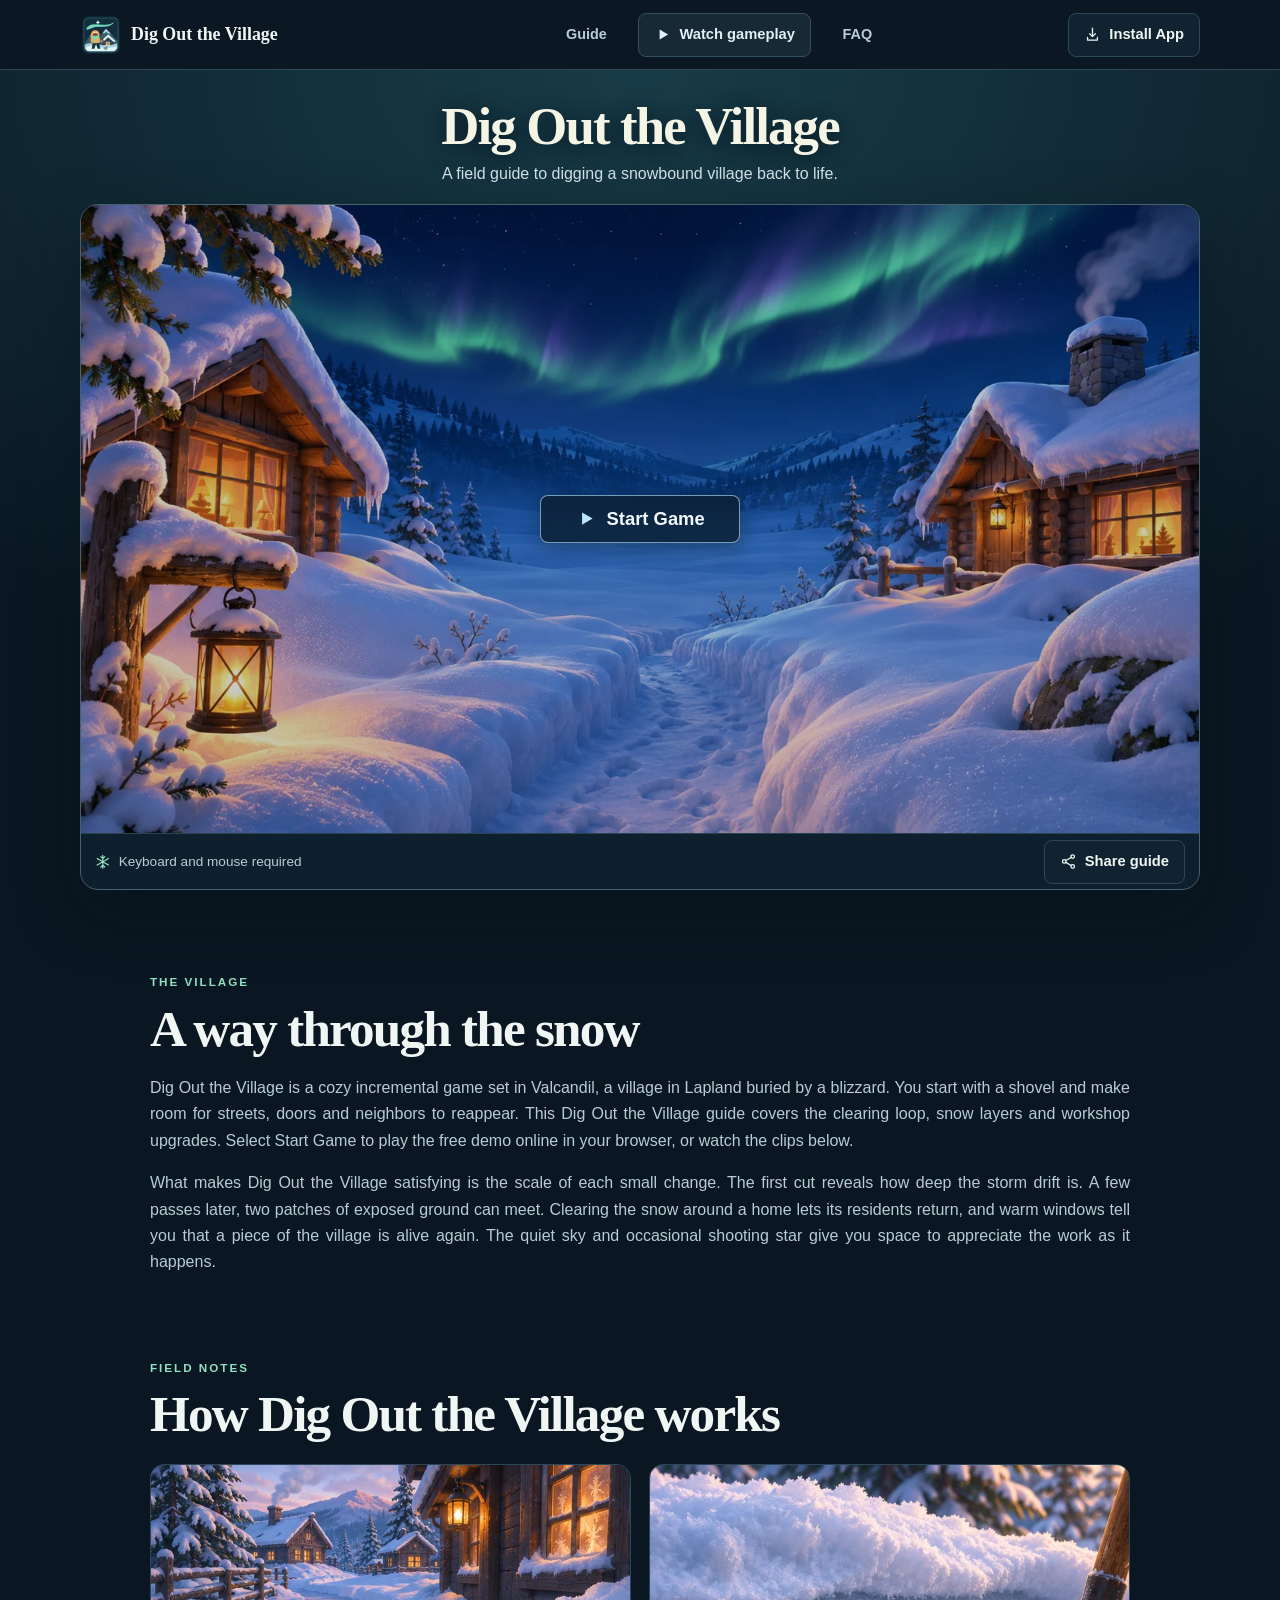
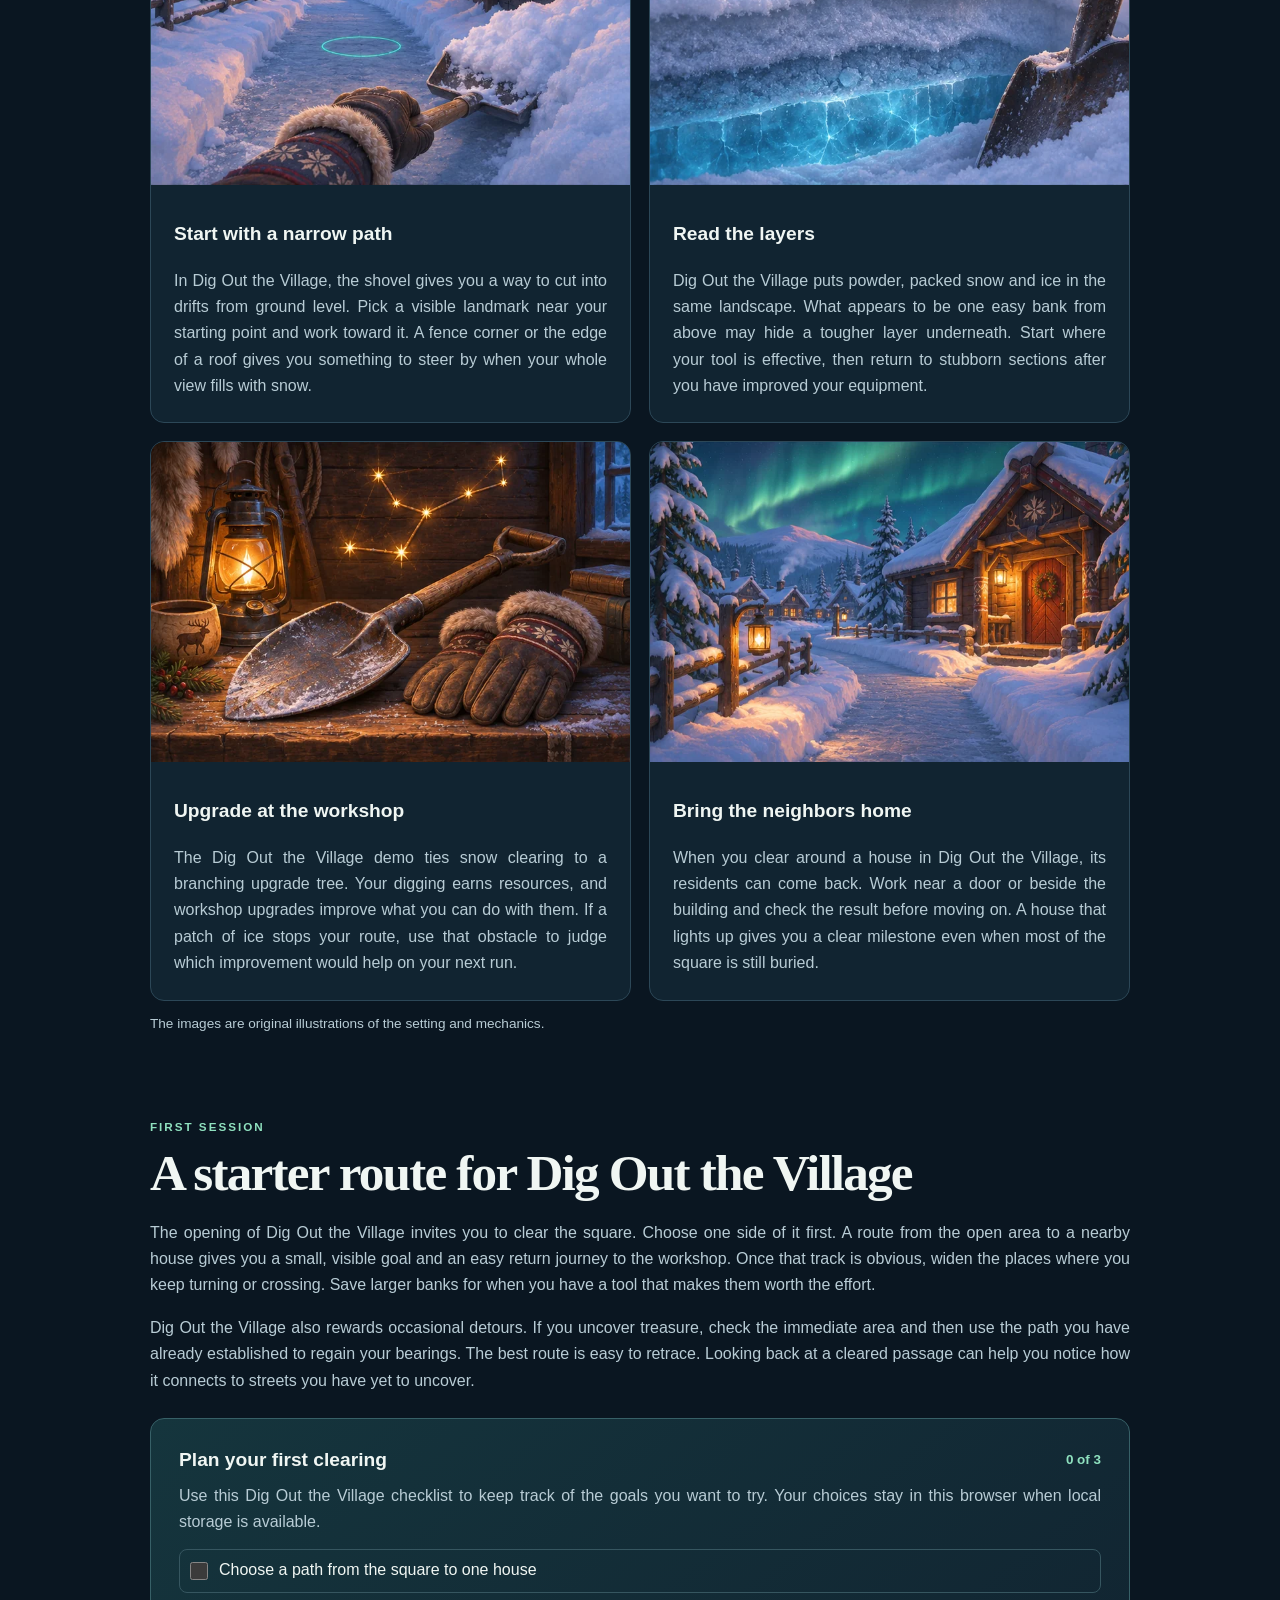
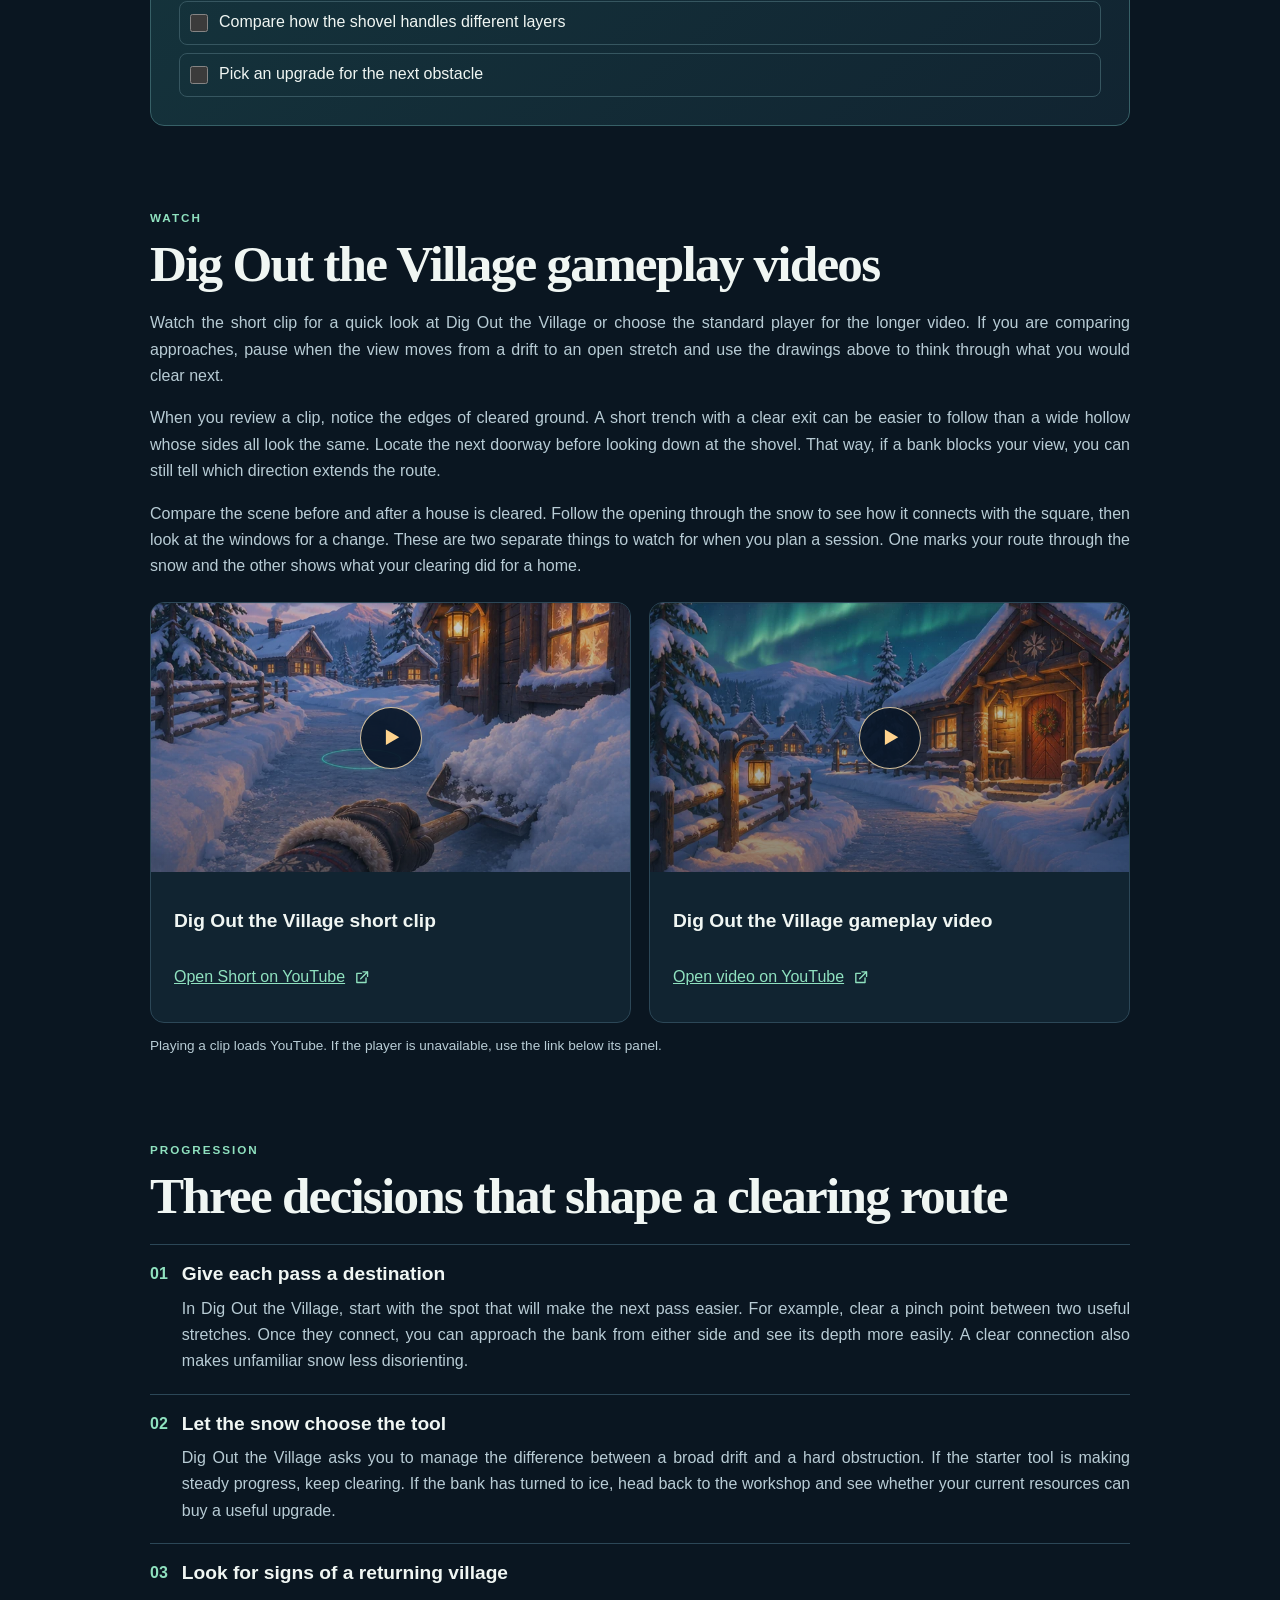
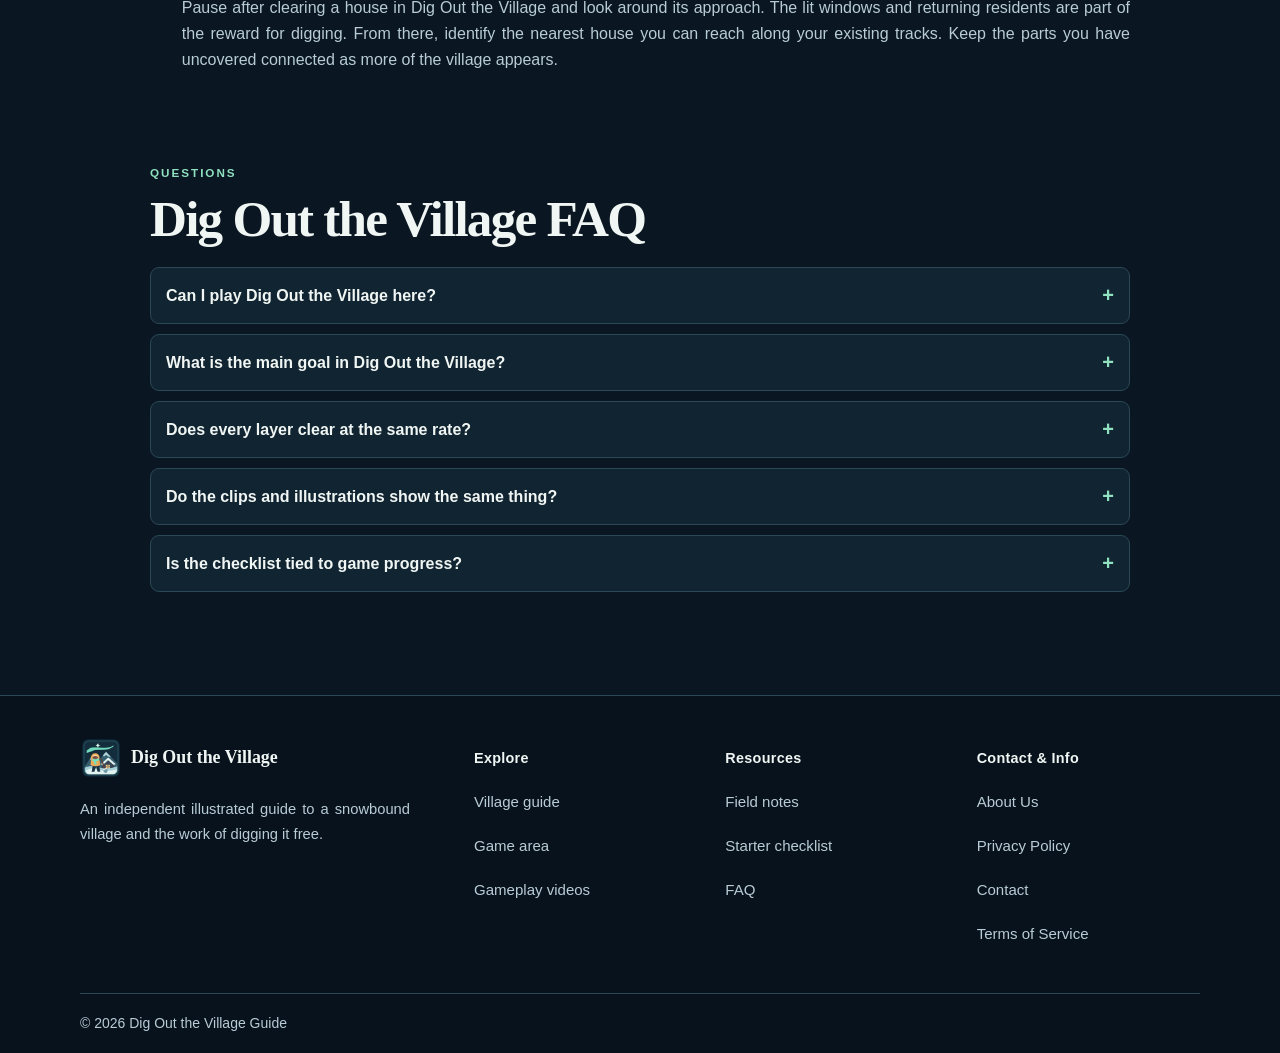
<file: index.html>
<!doctype html>
<html lang="en">
<head>
<meta charset="utf-8">
<meta name="viewport" content="width=device-width, initial-scale=1">
<meta name="theme-color" content="#0a1621">
<title>Dig Out the Village - Play the Free Demo Online</title>
<meta name="description" content="Play the free Dig Out the Village demo online. Learn how to clear snow, upgrade your tools, and bring a buried village back to life.">
<link rel="canonical" href="https://digoutthevillage.xyz/">
<meta property="og:type" content="website">
<meta property="og:title" content="Dig Out the Village - Play the Free Demo Online">
<meta property="og:description" content="Play the free Dig Out the Village demo online. Learn how to clear snow, upgrade your tools, and bring a buried village back to life.">
<meta property="og:url" content="https://digoutthevillage.xyz/">
<meta property="og:image" content="https://digoutthevillage.xyz/dig-out-the-village-village.webp">
<link rel="stylesheet" href="/site.css?v=3fb1533c48e75bce">
<link rel="icon" href="/dig-out-the-village-logo.svg" type="image/svg+xml">
<link rel="apple-touch-icon" href="/dig-out-the-village-icon-192.png">
<link rel="manifest" href="/manifest.webmanifest">
<script defer data-domain="digoutthevillage.xyz" data-api="https://data.1back.link/api/send" src="https://data.1back.link/js/app.js"></script>
<script type="module" src="/site.js?v=3e9f7cfc333b203a"></script>
</head>
<body>
<a class="button quiet skip" href="#content">Skip to content</a>
<header class="site-header"><div class="wrap header-inner">
  <a class="brand" href="/"><img src="/dig-out-the-village-logo.webp" width="42" height="42" alt=""><span>Dig Out the Village</span></a>
  <nav aria-label="Main navigation">
    <a href="/#mechanics">Guide</a>
    <a class="button watch-link" href="/#watch"><svg class="icon" aria-hidden="true" viewBox="0 0 24 24" fill="none" stroke="currentColor" stroke-width="1.8" stroke-linecap="round" stroke-linejoin="round"><path d="m8 5 12 7-12 7Z" fill="currentColor" stroke="none"/></svg> Watch gameplay</a>
    <a href="/#faq">FAQ</a>
  </nav>
  <button class="button quiet install" type="button" data-install hidden><svg class="icon" aria-hidden="true" viewBox="0 0 24 24" fill="none" stroke="currentColor" stroke-width="1.8" stroke-linecap="round" stroke-linejoin="round"><path d="M12 3v12m-4-4 4 4 4-4M5 16v4h14v-4"/></svg> Install App</button>
</div></header>
<main id="content" tabindex="-1"><section class="intro wrap" aria-labelledby="home-title">
  <h1 id="home-title">Dig Out the Village</h1>
  <p>A field guide to digging a snowbound village back to life.</p>
</section>

<section class="player wrap" id="game" aria-label="Game player">
  <div class="game-frame" data-game-slot>
    <img src="/dig-out-the-village-village.webp" width="1440" height="810" alt="Illustration of a snow trench leading between lit cabins under the northern lights" fetchpriority="high">
    <button class="button game-start" type="button" data-start-game><svg class="icon" aria-hidden="true" viewBox="0 0 24 24" fill="none" stroke="currentColor" stroke-width="1.8" stroke-linecap="round" stroke-linejoin="round"><path d="m8 5 12 7-12 7Z" fill="currentColor" stroke="none"/></svg> Start Game</button>
    <template data-game-embed>
      <iframe src="https://s.anomalouscoffeemachine3.com/game/dig-out-the-village/index.html" title="Play Dig Out the Village" referrerpolicy="strict-origin-when-cross-origin" allowfullscreen></iframe>
    </template>
  </div>
  <div class="player-bar">
    <span><svg class="icon" aria-hidden="true" viewBox="0 0 24 24" fill="none" stroke="currentColor" stroke-width="1.8" stroke-linecap="round" stroke-linejoin="round"><path d="M12 2v20M3.34 7l17.32 10M3.34 17 20.66 7M9 4l3 3 3-3M9 20l3-3 3 3"/></svg> Keyboard and mouse required</span>
    <button class="button quiet" type="button" data-share hidden><svg class="icon" aria-hidden="true" viewBox="0 0 24 24" fill="none" stroke="currentColor" stroke-width="1.8" stroke-linecap="round" stroke-linejoin="round"><circle cx="18" cy="5" r="2.5"/><circle cx="6" cy="12" r="2.5"/><circle cx="18" cy="19" r="2.5"/><path d="m8.2 10.7 7.6-4.4m-7.6 7 7.6 4.4"/></svg> Share guide</button>
  </div>
</section>

<article class="wrap editorial">
  <section class="opening" aria-labelledby="overview">
    <div class="section-tag">The village</div>
    <h2 id="overview">A way through the snow</h2>
    <p>Dig Out the Village is a cozy incremental game set in Valcandil, a village in Lapland buried by a blizzard. You start with a shovel and make room for streets, doors and neighbors to reappear. This Dig Out the Village guide covers the clearing loop, snow layers and workshop upgrades. Select Start Game to play the free demo online in your browser, or watch the clips below.</p>
    <p>What makes Dig Out the Village satisfying is the scale of each small change. The first cut reveals how deep the storm drift is. A few passes later, two patches of exposed ground can meet. Clearing the snow around a home lets its residents return, and warm windows tell you that a piece of the village is alive again. The quiet sky and occasional shooting star give you space to appreciate the work as it happens.</p>
  </section>

  <section class="chapter" aria-labelledby="mechanics">
    <div class="section-tag">Field notes</div>
    <h2 id="mechanics">How Dig Out the Village works</h2>
    <div class="scene-grid">
      <figure class="scene">
        <img src="/dig-out-the-village-digging.webp" width="720" height="480" alt="Illustrated first-person view of a shovel aimed at a snowy route between village cabins" loading="lazy">
        <figcaption><h3>Start with a narrow path</h3><p>In Dig Out the Village, the shovel gives you a way to cut into drifts from ground level. Pick a visible landmark near your starting point and work toward it. A fence corner or the edge of a roof gives you something to steer by when your whole view fills with snow.</p></figcaption>
      </figure>
      <figure class="scene">
        <img src="/dig-out-the-village-snow-layers.webp" width="720" height="480" alt="Illustrated cross-section of soft snow, compacted snow and blue ice" loading="lazy">
        <figcaption><h3>Read the layers</h3><p>Dig Out the Village puts powder, packed snow and ice in the same landscape. What appears to be one easy bank from above may hide a tougher layer underneath. Start where your tool is effective, then return to stubborn sections after you have improved your equipment.</p></figcaption>
      </figure>
      <figure class="scene">
        <img src="/dig-out-the-village-workshop.webp" width="720" height="480" alt="An illustrated workshop bench with gloves, a shovel and branching star lights" loading="lazy">
        <figcaption><h3>Upgrade at the workshop</h3><p>The Dig Out the Village demo ties snow clearing to a branching upgrade tree. Your digging earns resources, and workshop upgrades improve what you can do with them. If a patch of ice stops your route, use that obstacle to judge which improvement would help on your next run.</p></figcaption>
      </figure>
      <figure class="scene">
        <img src="/dig-out-the-village-homes.webp" width="720" height="480" alt="An illustrated path to a warmly lit cabin door after snow has been cleared" loading="lazy">
        <figcaption><h3>Bring the neighbors home</h3><p>When you clear around a house in Dig Out the Village, its residents can come back. Work near a door or beside the building and check the result before moving on. A house that lights up gives you a clear milestone even when most of the square is still buried.</p></figcaption>
      </figure>
    </div>
    <p class="caption">The images are original illustrations of the setting and mechanics.</p>
  </section>

  <section class="chapter" aria-labelledby="first-route">
    <div class="section-tag">First session</div>
    <h2 id="first-route">A starter route for Dig Out the Village</h2>
    <p>The opening of Dig Out the Village invites you to clear the square. Choose one side of it first. A route from the open area to a nearby house gives you a small, visible goal and an easy return journey to the workshop. Once that track is obvious, widen the places where you keep turning or crossing. Save larger banks for when you have a tool that makes them worth the effort.</p>
    <p>Dig Out the Village also rewards occasional detours. If you uncover treasure, check the immediate area and then use the path you have already established to regain your bearings. The best route is easy to retrace. Looking back at a cleared passage can help you notice how it connects to streets you have yet to uncover.</p>
    <div class="checklist">
      <div class="check-head"><h3>Plan your first clearing</h3><output data-progress aria-live="polite">0 of 3</output></div>
      <p>Use this Dig Out the Village checklist to keep track of the goals you want to try. Your choices stay in this browser when local storage is available.</p>
      <div class="check-items">
        <label><input type="checkbox" value="path" data-task> Choose a path from the square to one house</label>
        <label><input type="checkbox" value="layers" data-task> Compare how the shovel handles different layers</label>
        <label><input type="checkbox" value="upgrade" data-task> Pick an upgrade for the next obstacle</label>
      </div>
      <p class="caption" data-check-message hidden aria-live="polite"></p>
    </div>
  </section>

  <section class="chapter" id="watch" aria-labelledby="watch-title">
    <div class="section-tag">Watch</div>
    <h2 id="watch-title">Dig Out the Village gameplay videos</h2>
    <p>Watch the short clip for a quick look at Dig Out the Village or choose the standard player for the longer video. If you are comparing approaches, pause when the view moves from a drift to an open stretch and use the drawings above to think through what you would clear next.</p>
    <p>When you review a clip, notice the edges of cleared ground. A short trench with a clear exit can be easier to follow than a wide hollow whose sides all look the same. Locate the next doorway before looking down at the shovel. That way, if a bank blocks your view, you can still tell which direction extends the route.</p>
    <p>Compare the scene before and after a house is cleared. Follow the opening through the snow to see how it connects with the square, then look at the windows for a change. These are two separate things to watch for when you plan a session. One marks your route through the snow and the other shows what your clearing did for a home.</p>
    <div class="video-grid">
      <article class="video-card">
        <div class="video-mount" data-player="aU3YxJubWNs">
          <div class="video-poster short-poster"><button type="button" class="round-play" data-load-video hidden aria-label="Load the short clip" title="Load the short clip"><svg class="icon" aria-hidden="true" viewBox="0 0 24 24" fill="none" stroke="currentColor" stroke-width="1.8" stroke-linecap="round" stroke-linejoin="round"><path d="m8 5 12 7-12 7Z" fill="currentColor" stroke="none"/></svg></button></div>
        </div>
        <div class="video-info"><h3>Dig Out the Village short clip</h3><a href="https://www.youtube.com/shorts/aU3YxJubWNs" target="_blank" rel="noopener">Open Short on YouTube <svg class="icon" aria-hidden="true" viewBox="0 0 24 24" fill="none" stroke="currentColor" stroke-width="1.8" stroke-linecap="round" stroke-linejoin="round"><path d="M13 5h6v6m0-6-9 9m7-1v6H5V7h6"/></svg></a></div>
      </article>
      <article class="video-card">
        <div class="video-mount" data-player="NrqxE7skpDo">
          <div class="video-poster full-poster"><button type="button" class="round-play" data-load-video hidden aria-label="Load the gameplay video" title="Load the gameplay video"><svg class="icon" aria-hidden="true" viewBox="0 0 24 24" fill="none" stroke="currentColor" stroke-width="1.8" stroke-linecap="round" stroke-linejoin="round"><path d="m8 5 12 7-12 7Z" fill="currentColor" stroke="none"/></svg></button></div>
        </div>
        <div class="video-info"><h3>Dig Out the Village gameplay video</h3><a href="https://www.youtube.com/watch?v=NrqxE7skpDo" target="_blank" rel="noopener">Open video on YouTube <svg class="icon" aria-hidden="true" viewBox="0 0 24 24" fill="none" stroke="currentColor" stroke-width="1.8" stroke-linecap="round" stroke-linejoin="round"><path d="M13 5h6v6m0-6-9 9m7-1v6H5V7h6"/></svg></a></div>
      </article>
    </div>
    <p class="caption">Playing a clip loads YouTube. If the player is unavailable, use the link below its panel.</p>
  </section>

  <section class="chapter" aria-labelledby="progression">
    <div class="section-tag">Progression</div>
    <h2 id="progression">Three decisions that shape a clearing route</h2>
    <ol class="strategy">
      <li><h3>Give each pass a destination</h3><p>In Dig Out the Village, start with the spot that will make the next pass easier. For example, clear a pinch point between two useful stretches. Once they connect, you can approach the bank from either side and see its depth more easily. A clear connection also makes unfamiliar snow less disorienting.</p></li>
      <li><h3>Let the snow choose the tool</h3><p>Dig Out the Village asks you to manage the difference between a broad drift and a hard obstruction. If the starter tool is making steady progress, keep clearing. If the bank has turned to ice, head back to the workshop and see whether your current resources can buy a useful upgrade.</p></li>
      <li><h3>Look for signs of a returning village</h3><p>Pause after clearing a house in Dig Out the Village and look around its approach. The lit windows and returning residents are part of the reward for digging. From there, identify the nearest house you can reach along your existing tracks. Keep the parts you have uncovered connected as more of the village appears.</p></li>
    </ol>
  </section>

  <section class="chapter" id="faq" aria-labelledby="faq-title">
    <div class="section-tag">Questions</div>
    <h2 id="faq-title">Dig Out the Village FAQ</h2>
    <div class="faq-list">
      <details><summary>Can I play Dig Out the Village here?</summary><p>Yes. Select Start Game to play the free Dig Out the Village demo online on a computer with a keyboard and mouse. The browser demo covers the plaza and the hollow. The videos, illustrated tips and first-session checklist are below the player.</p></details>
      <details><summary>What is the main goal in Dig Out the Village?</summary><p>Clear snow from the buried streets and houses of Valcandil. As you work through Dig Out the Village, cleared homes let neighbors return. Upgrades help you move beyond the snow and ice that slowed down your first passes.</p></details>
      <details><summary>Does every layer clear at the same rate?</summary><p>Dig Out the Village distinguishes loose powder, packed snow and solid ice. Ice calls for better equipment. Keep an accessible route between your work area and the workshop so returning with a better tool is straightforward.</p></details>
      <details><summary>Do the clips and illustrations show the same thing?</summary><p>The clips are the two supplied Dig Out the Village videos. The illustrations explain ideas such as snow layers, a branching workshop upgrade path and a restored doorway. Use their captions to match each scene to the corresponding part of the guide.</p></details>
      <details><summary>Is the checklist tied to game progress?</summary><p>The Dig Out the Village checklist is a planning aid saved on this device when available. Game saves and progression belong to the game itself. You can change any selection here before or after watching the videos.</p></details>
    </div>
  </section>
</article>
</main>
<footer class="site-footer">
    <div class="wrap">
      <div class="footer-main">
        <div><a class="brand" href="/"><img src="/dig-out-the-village-logo.webp" width="42" height="42" alt=""><span>Dig Out the Village</span></a><p>An independent illustrated guide to a snowbound village and the work of digging it free.</p></div>
        <div class="footer-links">
          <section><h2>Explore</h2><a href="/">Village guide</a><a href="/#game">Game area</a><a href="/#watch">Gameplay videos</a></section>
          <section><h2>Resources</h2><a href="/#mechanics">Field notes</a><a href="/#first-route">Starter checklist</a><a href="/#faq">FAQ</a></section>
          <section><h2>Contact &amp; Info</h2><a href="/about/">About Us</a><a href="/privacy/">Privacy Policy</a><a href="/contact/">Contact</a><a href="/terms/">Terms of Service</a></section>
        </div>
      </div>
      <p class="copyright">© 2026 Dig Out the Village Guide</p>
    </div>
  </footer>
<dialog id="site-dialog" aria-labelledby="dialog-title">
  <div class="dialog-head"><h2 id="dialog-title">Install App</h2><form method="dialog"><button class="icon-button" aria-label="Close" title="Close"><svg class="icon" aria-hidden="true" viewBox="0 0 24 24" fill="none" stroke="currentColor" stroke-width="1.8" stroke-linecap="round" stroke-linejoin="round"><path d="m6 6 12 12M18 6 6 18"/></svg></button></form></div>
  <p data-dialog-text></p>
  <div class="dialog-actions">
    <button class="button primary" type="button" data-native-install hidden>Install</button>
    <button class="button quiet" type="button" data-copy>Copy site link</button>
  </div>
  <label data-copy-field hidden>Guide link<input type="url" readonly></label>
  <p class="caption" role="status"></p>
</dialog>
</body>
</html>
</file>
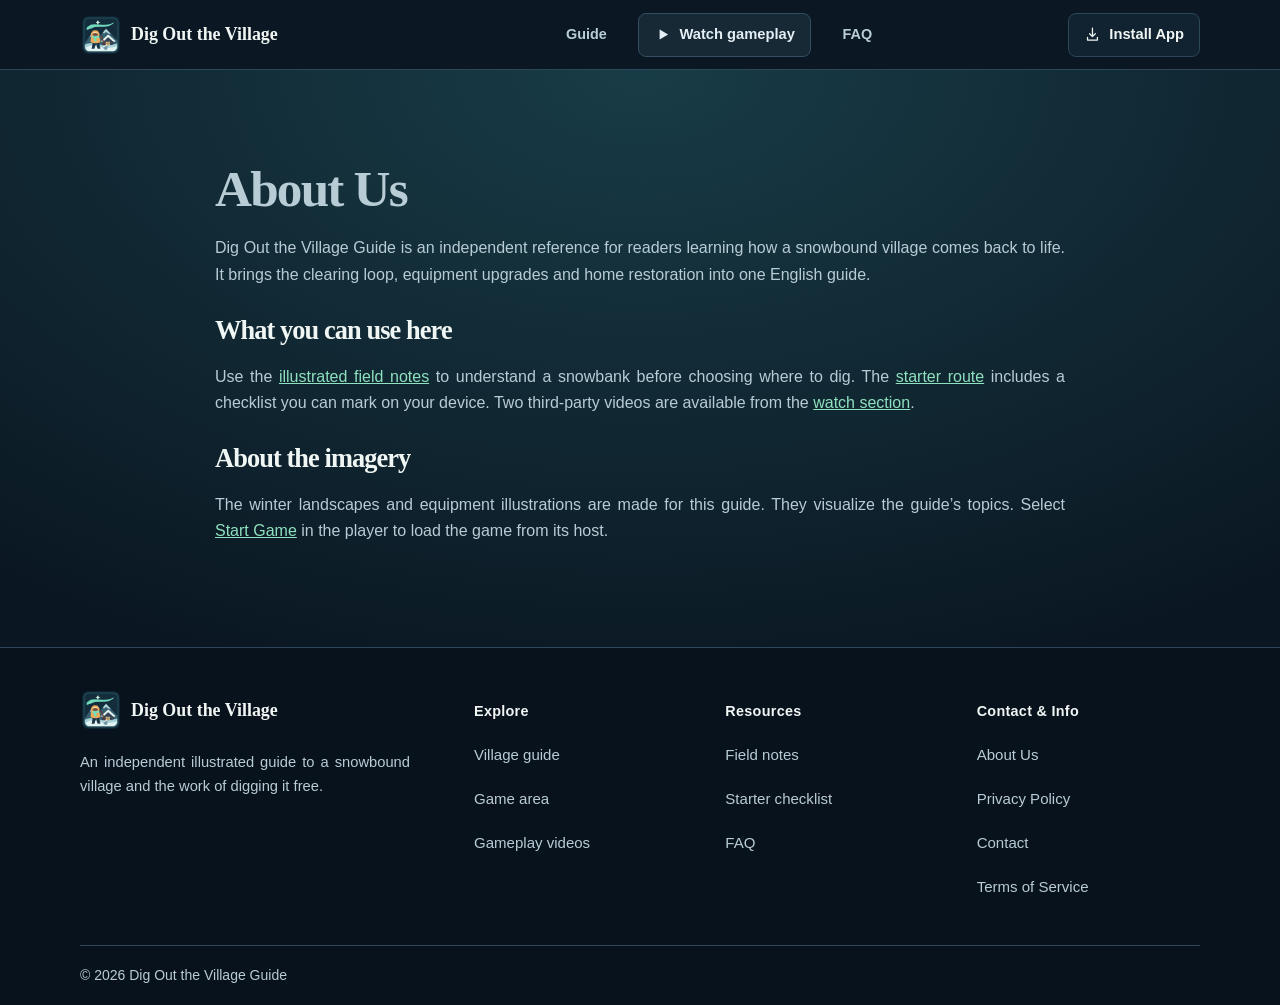
<file: about/index.html>
<!doctype html>
<html lang="en">
<head>
<meta charset="utf-8">
<meta name="viewport" content="width=device-width, initial-scale=1">
<meta name="theme-color" content="#0a1621">
<title>About Us | Dig Out the Village Guide</title>
<meta name="description" content="Learn how this independent village guide presents snow-clearing mechanics, illustrated tips, videos, and the browser game player.">
<link rel="canonical" href="https://digoutthevillage.xyz/about/">
<meta property="og:type" content="website">
<meta property="og:title" content="About Us | Dig Out the Village Guide">
<meta property="og:description" content="Learn how this independent village guide presents snow-clearing mechanics, illustrated tips, videos, and the browser game player.">
<meta property="og:url" content="https://digoutthevillage.xyz/about/">
<meta property="og:image" content="https://digoutthevillage.xyz/dig-out-the-village-village.webp">
<link rel="stylesheet" href="/site.css?v=3fb1533c48e75bce">
<link rel="icon" href="/dig-out-the-village-logo.svg" type="image/svg+xml">
<link rel="apple-touch-icon" href="/dig-out-the-village-icon-192.png">
<link rel="manifest" href="/manifest.webmanifest">
<script defer data-domain="digoutthevillage.xyz" data-api="https://data.1back.link/api/send" src="https://data.1back.link/js/app.js"></script>
<script type="module" src="/site.js?v=3e9f7cfc333b203a"></script>
</head>
<body>
<a class="button quiet skip" href="#content">Skip to content</a>
<header class="site-header"><div class="wrap header-inner">
  <a class="brand" href="/"><img src="/dig-out-the-village-logo.webp" width="42" height="42" alt=""><span>Dig Out the Village</span></a>
  <nav aria-label="Main navigation">
    <a href="/#mechanics">Guide</a>
    <a class="button watch-link" href="/#watch"><svg class="icon" aria-hidden="true" viewBox="0 0 24 24" fill="none" stroke="currentColor" stroke-width="1.8" stroke-linecap="round" stroke-linejoin="round"><path d="m8 5 12 7-12 7Z" fill="currentColor" stroke="none"/></svg> Watch gameplay</a>
    <a href="/#faq">FAQ</a>
  </nav>
  <button class="button quiet install" type="button" data-install hidden><svg class="icon" aria-hidden="true" viewBox="0 0 24 24" fill="none" stroke="currentColor" stroke-width="1.8" stroke-linecap="round" stroke-linejoin="round"><path d="M12 3v12m-4-4 4 4 4-4M5 16v4h14v-4"/></svg> Install App</button>
</div></header>
<main id="content" tabindex="-1"><article class="wrap editorial prose"><h1>About Us</h1>
      <p>Dig Out the Village Guide is an independent reference for readers learning how a snowbound village comes back to life. It brings the clearing loop, equipment upgrades and home restoration into one English guide.</p>
      <h2>What you can use here</h2>
      <p>Use the <a href="/#mechanics">illustrated field notes</a> to understand a snowbank before choosing where to dig. The <a href="/#first-route">starter route</a> includes a checklist you can mark on your device. Two third-party videos are available from the <a href="/#watch">watch section</a>.</p>
      <h2>About the imagery</h2>
      <p>The winter landscapes and equipment illustrations are made for this guide. They visualize the guide’s topics. Select <a href="/#game">Start Game</a> in the player to load the game from its host.</p></article></main>
<footer class="site-footer">
    <div class="wrap">
      <div class="footer-main">
        <div><a class="brand" href="/"><img src="/dig-out-the-village-logo.webp" width="42" height="42" alt=""><span>Dig Out the Village</span></a><p>An independent illustrated guide to a snowbound village and the work of digging it free.</p></div>
        <div class="footer-links">
          <section><h2>Explore</h2><a href="/">Village guide</a><a href="/#game">Game area</a><a href="/#watch">Gameplay videos</a></section>
          <section><h2>Resources</h2><a href="/#mechanics">Field notes</a><a href="/#first-route">Starter checklist</a><a href="/#faq">FAQ</a></section>
          <section><h2>Contact &amp; Info</h2><a href="/about/">About Us</a><a href="/privacy/">Privacy Policy</a><a href="/contact/">Contact</a><a href="/terms/">Terms of Service</a></section>
        </div>
      </div>
      <p class="copyright">© 2026 Dig Out the Village Guide</p>
    </div>
  </footer>
<dialog id="site-dialog" aria-labelledby="dialog-title">
  <div class="dialog-head"><h2 id="dialog-title">Install App</h2><form method="dialog"><button class="icon-button" aria-label="Close" title="Close"><svg class="icon" aria-hidden="true" viewBox="0 0 24 24" fill="none" stroke="currentColor" stroke-width="1.8" stroke-linecap="round" stroke-linejoin="round"><path d="m6 6 12 12M18 6 6 18"/></svg></button></form></div>
  <p data-dialog-text></p>
  <div class="dialog-actions">
    <button class="button primary" type="button" data-native-install hidden>Install</button>
    <button class="button quiet" type="button" data-copy>Copy site link</button>
  </div>
  <label data-copy-field hidden>Guide link<input type="url" readonly></label>
  <p class="caption" role="status"></p>
</dialog>
</body>
</html>
</file>
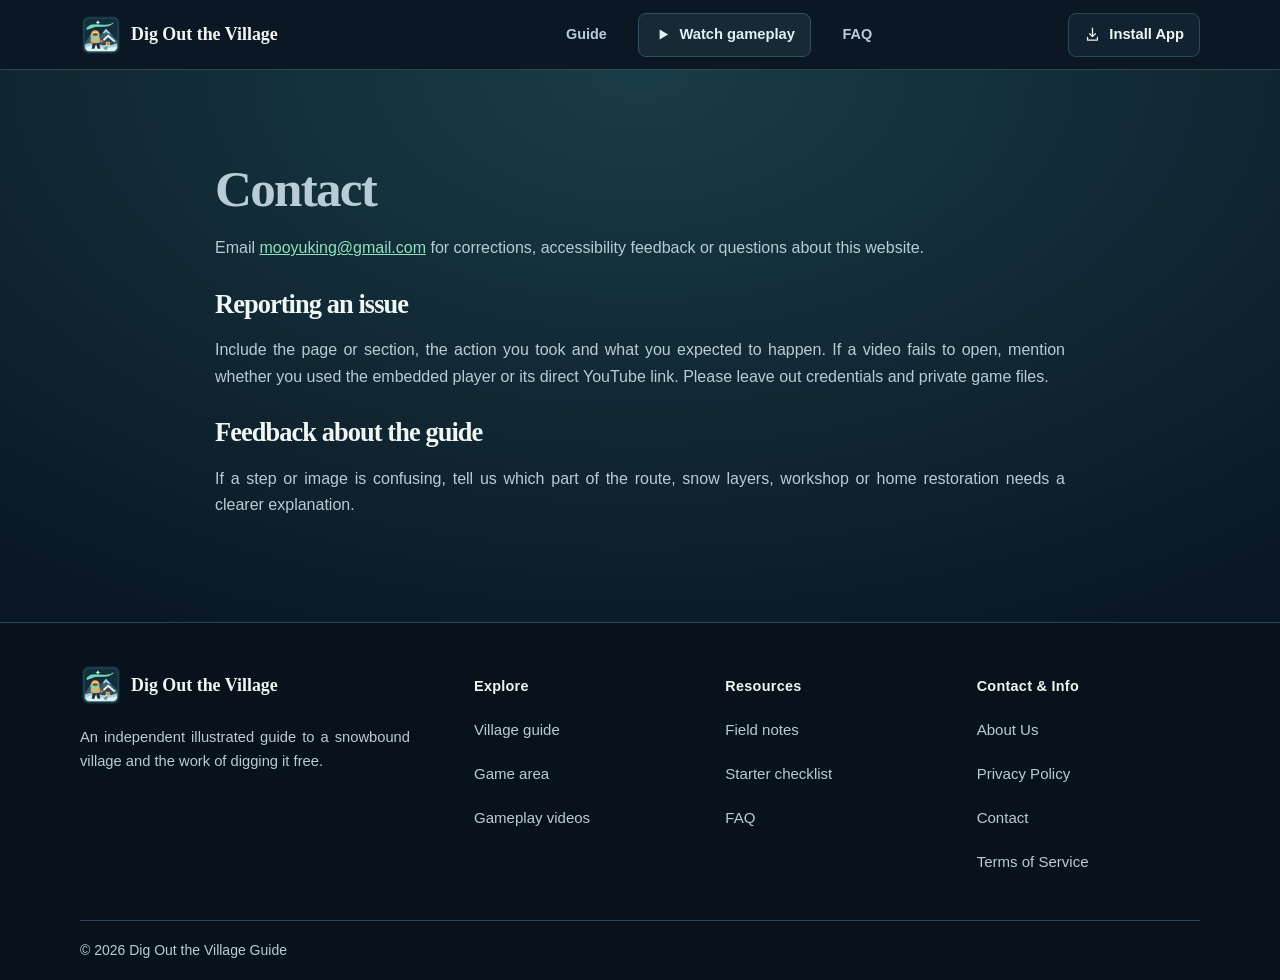
<file: contact/index.html>
<!doctype html>
<html lang="en">
<head>
<meta charset="utf-8">
<meta name="viewport" content="width=device-width, initial-scale=1">
<meta name="theme-color" content="#0a1621">
<title>Contact | Dig Out the Village Guide</title>
<meta name="description" content="Send a correction, report a broken guide or video link, or share accessibility feedback about the Dig Out the Village Guide.">
<link rel="canonical" href="https://digoutthevillage.xyz/contact/">
<meta property="og:type" content="website">
<meta property="og:title" content="Contact | Dig Out the Village Guide">
<meta property="og:description" content="Send a correction, report a broken guide or video link, or share accessibility feedback about the Dig Out the Village Guide.">
<meta property="og:url" content="https://digoutthevillage.xyz/contact/">
<meta property="og:image" content="https://digoutthevillage.xyz/dig-out-the-village-village.webp">
<link rel="stylesheet" href="/site.css?v=3fb1533c48e75bce">
<link rel="icon" href="/dig-out-the-village-logo.svg" type="image/svg+xml">
<link rel="apple-touch-icon" href="/dig-out-the-village-icon-192.png">
<link rel="manifest" href="/manifest.webmanifest">
<script defer data-domain="digoutthevillage.xyz" data-api="https://data.1back.link/api/send" src="https://data.1back.link/js/app.js"></script>
<script type="module" src="/site.js?v=3e9f7cfc333b203a"></script>
</head>
<body>
<a class="button quiet skip" href="#content">Skip to content</a>
<header class="site-header"><div class="wrap header-inner">
  <a class="brand" href="/"><img src="/dig-out-the-village-logo.webp" width="42" height="42" alt=""><span>Dig Out the Village</span></a>
  <nav aria-label="Main navigation">
    <a href="/#mechanics">Guide</a>
    <a class="button watch-link" href="/#watch"><svg class="icon" aria-hidden="true" viewBox="0 0 24 24" fill="none" stroke="currentColor" stroke-width="1.8" stroke-linecap="round" stroke-linejoin="round"><path d="m8 5 12 7-12 7Z" fill="currentColor" stroke="none"/></svg> Watch gameplay</a>
    <a href="/#faq">FAQ</a>
  </nav>
  <button class="button quiet install" type="button" data-install hidden><svg class="icon" aria-hidden="true" viewBox="0 0 24 24" fill="none" stroke="currentColor" stroke-width="1.8" stroke-linecap="round" stroke-linejoin="round"><path d="M12 3v12m-4-4 4 4 4-4M5 16v4h14v-4"/></svg> Install App</button>
</div></header>
<main id="content" tabindex="-1"><article class="wrap editorial prose"><h1>Contact</h1>
      <p>Email <a href="mailto:mooyuking@gmail.com">mooyuking@gmail.com</a> for corrections, accessibility feedback or questions about this website.</p>
      <h2>Reporting an issue</h2>
      <p>Include the page or section, the action you took and what you expected to happen. If a video fails to open, mention whether you used the embedded player or its direct YouTube link. Please leave out credentials and private game files.</p>
      <h2>Feedback about the guide</h2>
      <p>If a step or image is confusing, tell us which part of the route, snow layers, workshop or home restoration needs a clearer explanation.</p></article></main>
<footer class="site-footer">
    <div class="wrap">
      <div class="footer-main">
        <div><a class="brand" href="/"><img src="/dig-out-the-village-logo.webp" width="42" height="42" alt=""><span>Dig Out the Village</span></a><p>An independent illustrated guide to a snowbound village and the work of digging it free.</p></div>
        <div class="footer-links">
          <section><h2>Explore</h2><a href="/">Village guide</a><a href="/#game">Game area</a><a href="/#watch">Gameplay videos</a></section>
          <section><h2>Resources</h2><a href="/#mechanics">Field notes</a><a href="/#first-route">Starter checklist</a><a href="/#faq">FAQ</a></section>
          <section><h2>Contact &amp; Info</h2><a href="/about/">About Us</a><a href="/privacy/">Privacy Policy</a><a href="/contact/">Contact</a><a href="/terms/">Terms of Service</a></section>
        </div>
      </div>
      <p class="copyright">© 2026 Dig Out the Village Guide</p>
    </div>
  </footer>
<dialog id="site-dialog" aria-labelledby="dialog-title">
  <div class="dialog-head"><h2 id="dialog-title">Install App</h2><form method="dialog"><button class="icon-button" aria-label="Close" title="Close"><svg class="icon" aria-hidden="true" viewBox="0 0 24 24" fill="none" stroke="currentColor" stroke-width="1.8" stroke-linecap="round" stroke-linejoin="round"><path d="m6 6 12 12M18 6 6 18"/></svg></button></form></div>
  <p data-dialog-text></p>
  <div class="dialog-actions">
    <button class="button primary" type="button" data-native-install hidden>Install</button>
    <button class="button quiet" type="button" data-copy>Copy site link</button>
  </div>
  <label data-copy-field hidden>Guide link<input type="url" readonly></label>
  <p class="caption" role="status"></p>
</dialog>
</body>
</html>
</file>
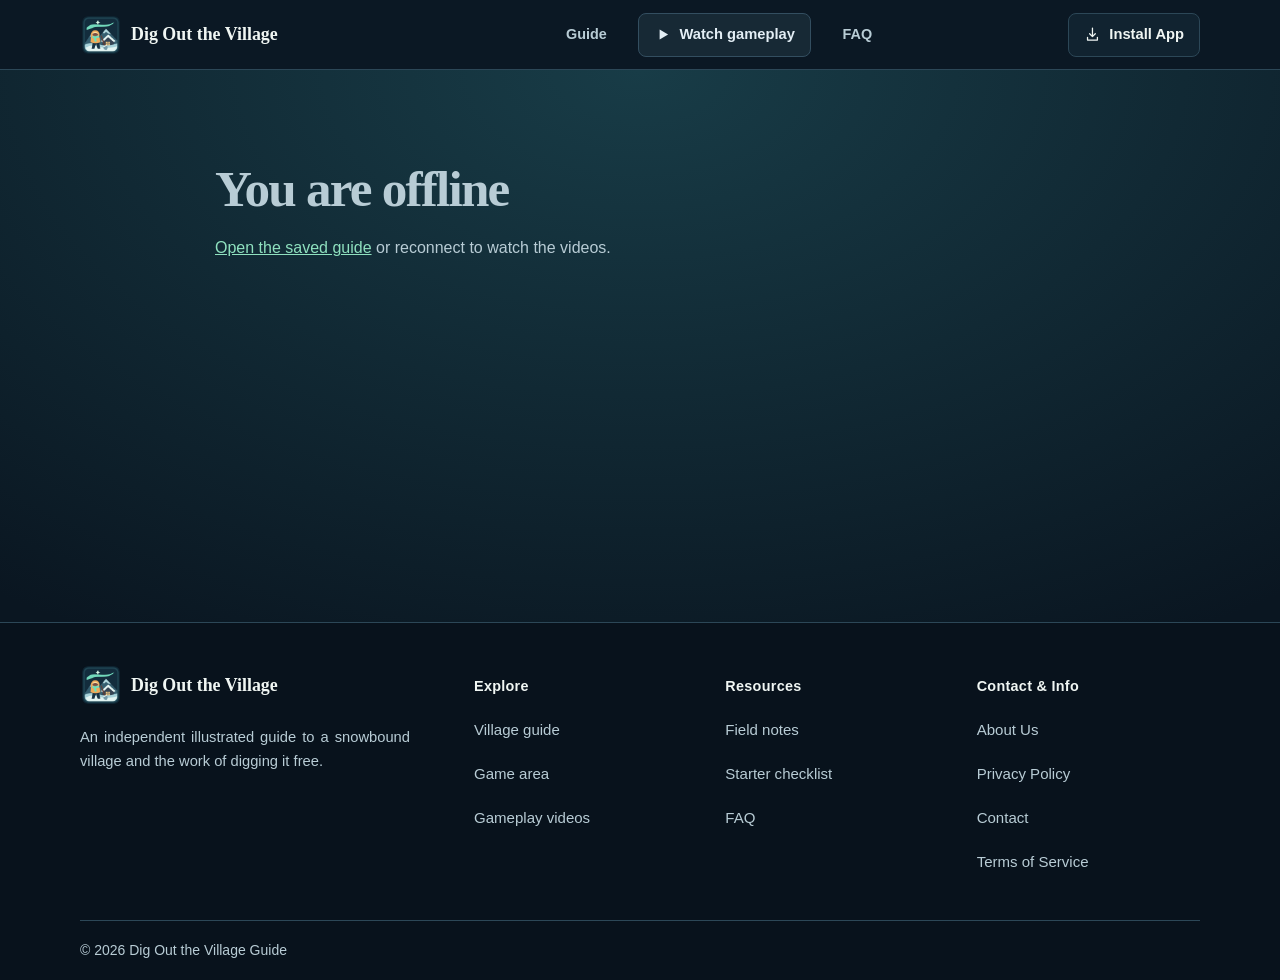
<file: offline/index.html>
<!doctype html>
<html lang="en">
<head>
<meta charset="utf-8">
<meta name="viewport" content="width=device-width, initial-scale=1">
<meta name="theme-color" content="#0a1621">
<title>Offline | Dig Out the Village Guide</title>
<meta name="description" content="Open the saved village guide or retry when connected.">
<meta name="robots" content="noindex">
<link rel="stylesheet" href="/site.css?v=3fb1533c48e75bce">
<link rel="icon" href="/dig-out-the-village-logo.svg" type="image/svg+xml">
<link rel="apple-touch-icon" href="/dig-out-the-village-icon-192.png">
<link rel="manifest" href="/manifest.webmanifest">

<script type="module" src="/site.js?v=3e9f7cfc333b203a"></script>
</head>
<body>
<a class="button quiet skip" href="#content">Skip to content</a>
<header class="site-header"><div class="wrap header-inner">
  <a class="brand" href="/"><img src="/dig-out-the-village-logo.webp" width="42" height="42" alt=""><span>Dig Out the Village</span></a>
  <nav aria-label="Main navigation">
    <a href="/#mechanics">Guide</a>
    <a class="button watch-link" href="/#watch"><svg class="icon" aria-hidden="true" viewBox="0 0 24 24" fill="none" stroke="currentColor" stroke-width="1.8" stroke-linecap="round" stroke-linejoin="round"><path d="m8 5 12 7-12 7Z" fill="currentColor" stroke="none"/></svg> Watch gameplay</a>
    <a href="/#faq">FAQ</a>
  </nav>
  <button class="button quiet install" type="button" data-install hidden><svg class="icon" aria-hidden="true" viewBox="0 0 24 24" fill="none" stroke="currentColor" stroke-width="1.8" stroke-linecap="round" stroke-linejoin="round"><path d="M12 3v12m-4-4 4 4 4-4M5 16v4h14v-4"/></svg> Install App</button>
</div></header>
<main id="content" tabindex="-1"><article class="wrap editorial prose"><h1>You are offline</h1><p><a href="/">Open the saved guide</a> or reconnect to watch the videos.</p></article></main>
<footer class="site-footer">
    <div class="wrap">
      <div class="footer-main">
        <div><a class="brand" href="/"><img src="/dig-out-the-village-logo.webp" width="42" height="42" alt=""><span>Dig Out the Village</span></a><p>An independent illustrated guide to a snowbound village and the work of digging it free.</p></div>
        <div class="footer-links">
          <section><h2>Explore</h2><a href="/">Village guide</a><a href="/#game">Game area</a><a href="/#watch">Gameplay videos</a></section>
          <section><h2>Resources</h2><a href="/#mechanics">Field notes</a><a href="/#first-route">Starter checklist</a><a href="/#faq">FAQ</a></section>
          <section><h2>Contact &amp; Info</h2><a href="/about/">About Us</a><a href="/privacy/">Privacy Policy</a><a href="/contact/">Contact</a><a href="/terms/">Terms of Service</a></section>
        </div>
      </div>
      <p class="copyright">© 2026 Dig Out the Village Guide</p>
    </div>
  </footer>
<dialog id="site-dialog" aria-labelledby="dialog-title">
  <div class="dialog-head"><h2 id="dialog-title">Install App</h2><form method="dialog"><button class="icon-button" aria-label="Close" title="Close"><svg class="icon" aria-hidden="true" viewBox="0 0 24 24" fill="none" stroke="currentColor" stroke-width="1.8" stroke-linecap="round" stroke-linejoin="round"><path d="m6 6 12 12M18 6 6 18"/></svg></button></form></div>
  <p data-dialog-text></p>
  <div class="dialog-actions">
    <button class="button primary" type="button" data-native-install hidden>Install</button>
    <button class="button quiet" type="button" data-copy>Copy site link</button>
  </div>
  <label data-copy-field hidden>Guide link<input type="url" readonly></label>
  <p class="caption" role="status"></p>
</dialog>
</body>
</html>
</file>
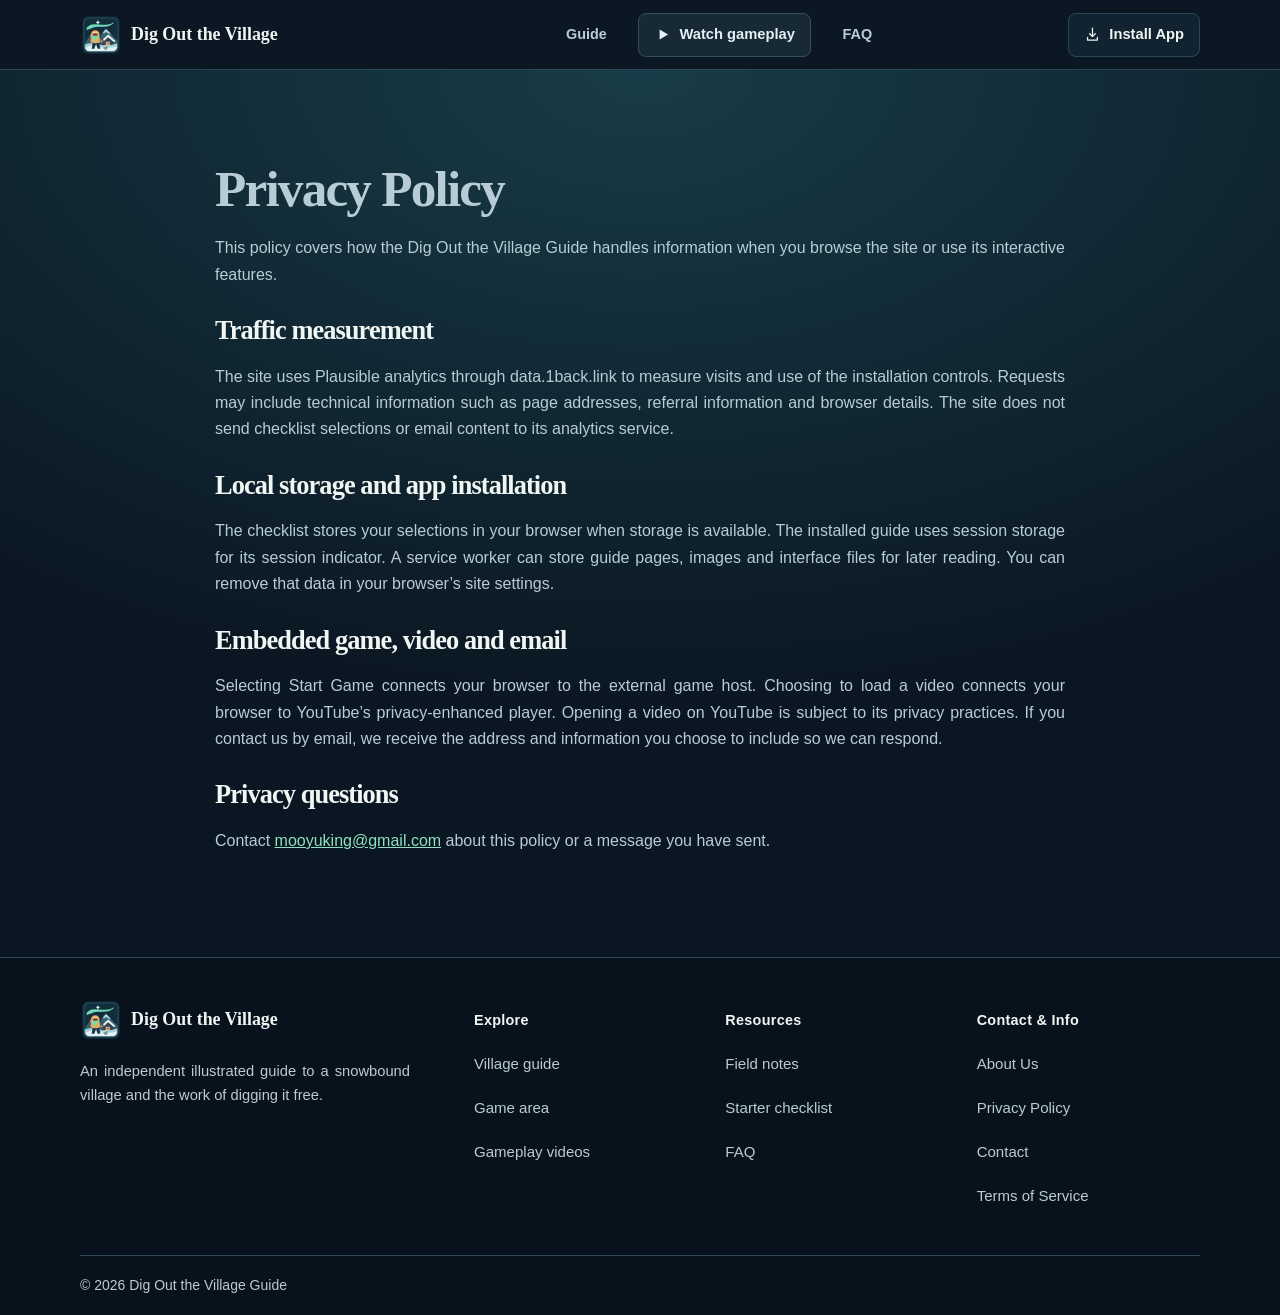
<file: privacy/index.html>
<!doctype html>
<html lang="en">
<head>
<meta charset="utf-8">
<meta name="viewport" content="width=device-width, initial-scale=1">
<meta name="theme-color" content="#0a1621">
<title>Privacy Policy | Dig Out the Village Guide</title>
<meta name="description" content="How this village guide uses Plausible analytics, YouTube videos, local checklist storage, and an optional site installation.">
<link rel="canonical" href="https://digoutthevillage.xyz/privacy/">
<meta property="og:type" content="website">
<meta property="og:title" content="Privacy Policy | Dig Out the Village Guide">
<meta property="og:description" content="How this village guide uses Plausible analytics, YouTube videos, local checklist storage, and an optional site installation.">
<meta property="og:url" content="https://digoutthevillage.xyz/privacy/">
<meta property="og:image" content="https://digoutthevillage.xyz/dig-out-the-village-village.webp">
<link rel="stylesheet" href="/site.css?v=3fb1533c48e75bce">
<link rel="icon" href="/dig-out-the-village-logo.svg" type="image/svg+xml">
<link rel="apple-touch-icon" href="/dig-out-the-village-icon-192.png">
<link rel="manifest" href="/manifest.webmanifest">
<script defer data-domain="digoutthevillage.xyz" data-api="https://data.1back.link/api/send" src="https://data.1back.link/js/app.js"></script>
<script type="module" src="/site.js?v=3e9f7cfc333b203a"></script>
</head>
<body>
<a class="button quiet skip" href="#content">Skip to content</a>
<header class="site-header"><div class="wrap header-inner">
  <a class="brand" href="/"><img src="/dig-out-the-village-logo.webp" width="42" height="42" alt=""><span>Dig Out the Village</span></a>
  <nav aria-label="Main navigation">
    <a href="/#mechanics">Guide</a>
    <a class="button watch-link" href="/#watch"><svg class="icon" aria-hidden="true" viewBox="0 0 24 24" fill="none" stroke="currentColor" stroke-width="1.8" stroke-linecap="round" stroke-linejoin="round"><path d="m8 5 12 7-12 7Z" fill="currentColor" stroke="none"/></svg> Watch gameplay</a>
    <a href="/#faq">FAQ</a>
  </nav>
  <button class="button quiet install" type="button" data-install hidden><svg class="icon" aria-hidden="true" viewBox="0 0 24 24" fill="none" stroke="currentColor" stroke-width="1.8" stroke-linecap="round" stroke-linejoin="round"><path d="M12 3v12m-4-4 4 4 4-4M5 16v4h14v-4"/></svg> Install App</button>
</div></header>
<main id="content" tabindex="-1"><article class="wrap editorial prose"><h1>Privacy Policy</h1>
      <p>This policy covers how the Dig Out the Village Guide handles information when you browse the site or use its interactive features.</p>
      <h2>Traffic measurement</h2>
      <p>The site uses Plausible analytics through data.1back.link to measure visits and use of the installation controls. Requests may include technical information such as page addresses, referral information and browser details. The site does not send checklist selections or email content to its analytics service.</p>
      <h2>Local storage and app installation</h2>
      <p>The checklist stores your selections in your browser when storage is available. The installed guide uses session storage for its session indicator. A service worker can store guide pages, images and interface files for later reading. You can remove that data in your browser’s site settings.</p>
      <h2>Embedded game, video and email</h2>
      <p>Selecting Start Game connects your browser to the external game host. Choosing to load a video connects your browser to YouTube’s privacy-enhanced player. Opening a video on YouTube is subject to its privacy practices. If you contact us by email, we receive the address and information you choose to include so we can respond.</p>
      <h2>Privacy questions</h2>
      <p>Contact <a href="mailto:mooyuking@gmail.com">mooyuking@gmail.com</a> about this policy or a message you have sent.</p></article></main>
<footer class="site-footer">
    <div class="wrap">
      <div class="footer-main">
        <div><a class="brand" href="/"><img src="/dig-out-the-village-logo.webp" width="42" height="42" alt=""><span>Dig Out the Village</span></a><p>An independent illustrated guide to a snowbound village and the work of digging it free.</p></div>
        <div class="footer-links">
          <section><h2>Explore</h2><a href="/">Village guide</a><a href="/#game">Game area</a><a href="/#watch">Gameplay videos</a></section>
          <section><h2>Resources</h2><a href="/#mechanics">Field notes</a><a href="/#first-route">Starter checklist</a><a href="/#faq">FAQ</a></section>
          <section><h2>Contact &amp; Info</h2><a href="/about/">About Us</a><a href="/privacy/">Privacy Policy</a><a href="/contact/">Contact</a><a href="/terms/">Terms of Service</a></section>
        </div>
      </div>
      <p class="copyright">© 2026 Dig Out the Village Guide</p>
    </div>
  </footer>
<dialog id="site-dialog" aria-labelledby="dialog-title">
  <div class="dialog-head"><h2 id="dialog-title">Install App</h2><form method="dialog"><button class="icon-button" aria-label="Close" title="Close"><svg class="icon" aria-hidden="true" viewBox="0 0 24 24" fill="none" stroke="currentColor" stroke-width="1.8" stroke-linecap="round" stroke-linejoin="round"><path d="m6 6 12 12M18 6 6 18"/></svg></button></form></div>
  <p data-dialog-text></p>
  <div class="dialog-actions">
    <button class="button primary" type="button" data-native-install hidden>Install</button>
    <button class="button quiet" type="button" data-copy>Copy site link</button>
  </div>
  <label data-copy-field hidden>Guide link<input type="url" readonly></label>
  <p class="caption" role="status"></p>
</dialog>
</body>
</html>
</file>
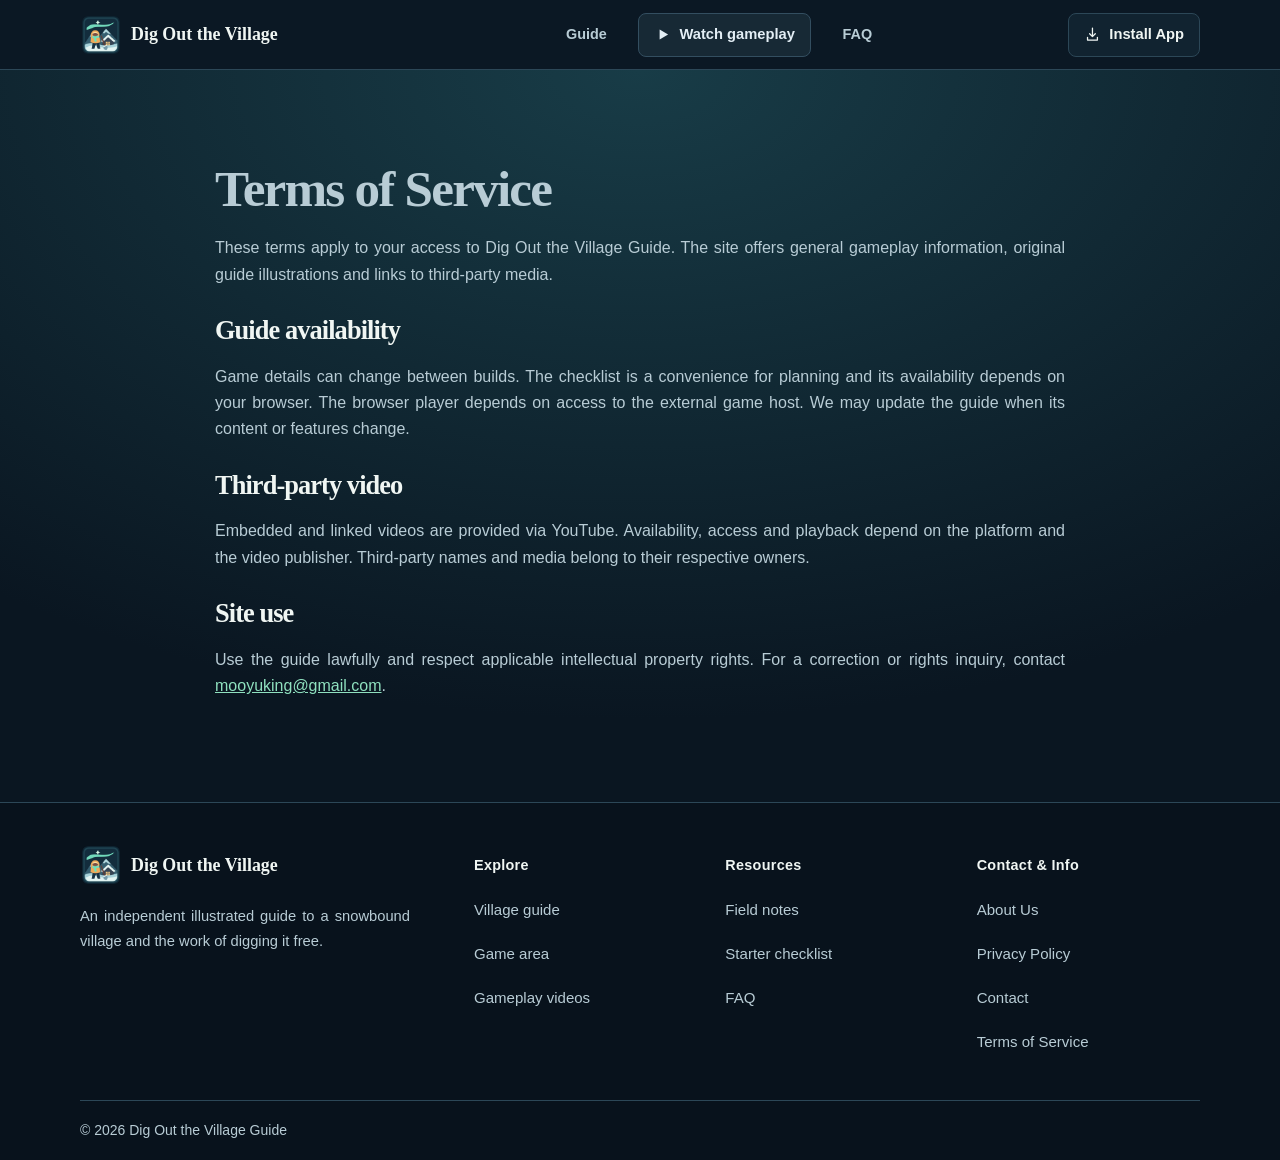
<file: terms/index.html>
<!doctype html>
<html lang="en">
<head>
<meta charset="utf-8">
<meta name="viewport" content="width=device-width, initial-scale=1">
<meta name="theme-color" content="#0a1621">
<title>Terms of Service | Dig Out the Village Guide</title>
<meta name="description" content="Read the conditions for using the independent Dig Out the Village Guide, its illustrations, local tools and third-party video links.">
<link rel="canonical" href="https://digoutthevillage.xyz/terms/">
<meta property="og:type" content="website">
<meta property="og:title" content="Terms of Service | Dig Out the Village Guide">
<meta property="og:description" content="Read the conditions for using the independent Dig Out the Village Guide, its illustrations, local tools and third-party video links.">
<meta property="og:url" content="https://digoutthevillage.xyz/terms/">
<meta property="og:image" content="https://digoutthevillage.xyz/dig-out-the-village-village.webp">
<link rel="stylesheet" href="/site.css?v=3fb1533c48e75bce">
<link rel="icon" href="/dig-out-the-village-logo.svg" type="image/svg+xml">
<link rel="apple-touch-icon" href="/dig-out-the-village-icon-192.png">
<link rel="manifest" href="/manifest.webmanifest">
<script defer data-domain="digoutthevillage.xyz" data-api="https://data.1back.link/api/send" src="https://data.1back.link/js/app.js"></script>
<script type="module" src="/site.js?v=3e9f7cfc333b203a"></script>
</head>
<body>
<a class="button quiet skip" href="#content">Skip to content</a>
<header class="site-header"><div class="wrap header-inner">
  <a class="brand" href="/"><img src="/dig-out-the-village-logo.webp" width="42" height="42" alt=""><span>Dig Out the Village</span></a>
  <nav aria-label="Main navigation">
    <a href="/#mechanics">Guide</a>
    <a class="button watch-link" href="/#watch"><svg class="icon" aria-hidden="true" viewBox="0 0 24 24" fill="none" stroke="currentColor" stroke-width="1.8" stroke-linecap="round" stroke-linejoin="round"><path d="m8 5 12 7-12 7Z" fill="currentColor" stroke="none"/></svg> Watch gameplay</a>
    <a href="/#faq">FAQ</a>
  </nav>
  <button class="button quiet install" type="button" data-install hidden><svg class="icon" aria-hidden="true" viewBox="0 0 24 24" fill="none" stroke="currentColor" stroke-width="1.8" stroke-linecap="round" stroke-linejoin="round"><path d="M12 3v12m-4-4 4 4 4-4M5 16v4h14v-4"/></svg> Install App</button>
</div></header>
<main id="content" tabindex="-1"><article class="wrap editorial prose"><h1>Terms of Service</h1>
      <p>These terms apply to your access to Dig Out the Village Guide. The site offers general gameplay information, original guide illustrations and links to third-party media.</p>
      <h2>Guide availability</h2>
      <p>Game details can change between builds. The checklist is a convenience for planning and its availability depends on your browser. The browser player depends on access to the external game host. We may update the guide when its content or features change.</p>
      <h2>Third-party video</h2>
      <p>Embedded and linked videos are provided via YouTube. Availability, access and playback depend on the platform and the video publisher. Third-party names and media belong to their respective owners.</p>
      <h2>Site use</h2>
      <p>Use the guide lawfully and respect applicable intellectual property rights. For a correction or rights inquiry, contact <a href="mailto:mooyuking@gmail.com">mooyuking@gmail.com</a>.</p></article></main>
<footer class="site-footer">
    <div class="wrap">
      <div class="footer-main">
        <div><a class="brand" href="/"><img src="/dig-out-the-village-logo.webp" width="42" height="42" alt=""><span>Dig Out the Village</span></a><p>An independent illustrated guide to a snowbound village and the work of digging it free.</p></div>
        <div class="footer-links">
          <section><h2>Explore</h2><a href="/">Village guide</a><a href="/#game">Game area</a><a href="/#watch">Gameplay videos</a></section>
          <section><h2>Resources</h2><a href="/#mechanics">Field notes</a><a href="/#first-route">Starter checklist</a><a href="/#faq">FAQ</a></section>
          <section><h2>Contact &amp; Info</h2><a href="/about/">About Us</a><a href="/privacy/">Privacy Policy</a><a href="/contact/">Contact</a><a href="/terms/">Terms of Service</a></section>
        </div>
      </div>
      <p class="copyright">© 2026 Dig Out the Village Guide</p>
    </div>
  </footer>
<dialog id="site-dialog" aria-labelledby="dialog-title">
  <div class="dialog-head"><h2 id="dialog-title">Install App</h2><form method="dialog"><button class="icon-button" aria-label="Close" title="Close"><svg class="icon" aria-hidden="true" viewBox="0 0 24 24" fill="none" stroke="currentColor" stroke-width="1.8" stroke-linecap="round" stroke-linejoin="round"><path d="m6 6 12 12M18 6 6 18"/></svg></button></form></div>
  <p data-dialog-text></p>
  <div class="dialog-actions">
    <button class="button primary" type="button" data-native-install hidden>Install</button>
    <button class="button quiet" type="button" data-copy>Copy site link</button>
  </div>
  <label data-copy-field hidden>Guide link<input type="url" readonly></label>
  <p class="caption" role="status"></p>
</dialog>
</body>
</html>
</file>
<file: site.css>
@charset "UTF-8";

:root {
  color-scheme: dark;
  --night: #0a1621;
  --surface: #112431;
  --raised: #172d3b;
  --line: #2c4757;
  --text: #f0f6f3;
  --muted: #b8ccd5;
  --aurora: #8fe1bf;
  --amber: #ffd38d;
  --gutter: clamp(14px, 4vw, 48px);
  --display: Georgia, "Times New Roman", serif;
  --body: "Segoe UI", Arial, sans-serif;
}
*, *::before, *::after { box-sizing: border-box; }
html { scroll-behavior: smooth; }
body { margin: 0; background: var(--night); color: var(--text); font: 1rem/1.65 var(--body); }
main { background: radial-gradient(ellipse 85% 650px at 50% 0, #183c47, transparent); padding-bottom: clamp(52px, 8vw, 106px); }
img { display: block; max-width: 100%; }
[hidden] { display: none !important; }
a { color: inherit; }
button, input { font: inherit; }
button { cursor: pointer; }
:focus-visible { outline: 3px solid var(--amber); outline-offset: 4px; }
section[id], h2[id] { scroll-margin-top: 20px; }
h1, h2, h3, p, figure { margin: 0; }
h1, h2, h3 { text-wrap: balance; }
h1, h2 { font: 700 clamp(1.9rem, 4vw, 3.25rem)/1.12 var(--display); letter-spacing: -.035em; }
h3 { font-size: 1.2rem; line-height: 1.35; }
p, .prose li, .strategy li p {
  text-align: justify;
  text-align-last: start;
  hyphens: auto;
  overflow-wrap: anywhere;
}
p + p { margin-top: 1rem; }
.wrap { width: min(1120px, calc(100% - var(--gutter) * 2)); margin-inline: auto; }
.icon { width: 1.15em; height: 1.15em; flex: none; }
.skip { position: absolute; z-index: 5; left: 12px; top: 8px; transform: translateY(-160%); }
.skip:focus { transform: none; }
.site-header { background: #0b1824; border-bottom: 1px solid var(--line); }
.header-inner { display: grid; grid-template-columns: minmax(0, 1fr) auto minmax(0, .65fr); align-items: center; gap: 12px 28px; min-height: 69px; }
.brand { min-width: 0; display: inline-flex; align-items: center; gap: 9px; width: fit-content; min-height: 44px; text-decoration: none; font: 700 1.12rem/1.16 var(--display); }
.brand img { width: 42px; height: 42px; flex: none; }
.header-inner nav { display: flex; align-items: center; gap: clamp(6px, 2vw, 26px); }
.header-inner nav a:not(.button) { display: inline-flex; align-items: center; justify-content: center; min-height: 44px; padding-inline: 6px; text-decoration: none; color: var(--muted); white-space: nowrap; font-size: .9rem; font-weight: 600; }
.header-inner nav a:not(.button):is(:hover, :focus-visible) { color: var(--aurora); }
.install { justify-self: end; }
.button { display: inline-flex; min-height: 44px; align-items: center; justify-content: center; gap: .55em; padding: 7px 15px; border: 1px solid transparent; border-radius: 8px; font-size: .92rem; font-weight: 700; line-height: 1.22; background: var(--raised); color: var(--text); text-align: center; text-decoration: none; }
.button:hover { filter: brightness(1.12); }
.button:active { translate: 0 1px; }
.button.primary { color: #192331; background: var(--amber); border-color: #f1bb72; }
.button.quiet { border-color: var(--line); background: #112330; }
.button:disabled { opacity: .7; cursor: default; }
.watch-link {
  color: #e3eef5;
  background: #172935;
  border-color: #334e60;
}
.watch-link:hover { background: #213644; }
.watch-link:focus-visible, .game-start:focus-visible { outline-color: #b9e5f7; }
.intro { padding-block: clamp(20px, 3vh, 33px) 16px; text-align: center; }
.intro h1 { font-size: clamp(2rem, 5vw, 3.3rem); color: #f5f5e6; text-shadow: 0 3px 20px #061724; }
.intro p { display: inline-block; margin-top: 5px; color: #cfdee4; font-size: clamp(.87rem, 2vw, 1rem); }
.player { width: min(1120px, max(640px, calc((100svh - 237px) * 16 / 9)), calc(100% - var(--gutter) * 2)); border: 1px solid #43616e; border-radius: 18px; overflow: hidden; background: #0e202d; box-shadow: 0 22px 60px #06141a77; }
.game-frame { position: relative; aspect-ratio: 16 / 9; isolation: isolate; display: grid; place-items: center; }
.game-frame img, .game-frame iframe { position: absolute; inset: 0; width: 100%; height: 100%; object-fit: cover; border: 0; }
.game-frame img { z-index: -2; }
.game-frame::after { position: absolute; inset: 0; z-index: -1; content: ""; pointer-events: none; background: #07131e38; }
.game-start {
  place-self: center;
  inline-size: max-content;
  max-inline-size: calc(100% - 24px);
  min-height: 48px;
  padding-inline: clamp(20px, 3vw, 34px);
  font-size: clamp(1rem, 2.2vw, 1.15rem);
  color: #f2f8fd;
  background: rgb(12 33 55 / 87%);
  border-color: #9bc4debf;
  box-shadow: 0 5px 20px #07131e60;
  backdrop-filter: blur(6px);
}
.game-start .icon { color: #bce5f5; }
.game-start:hover { background: rgb(22 51 78 / 95%); }
.player-bar { min-height: 56px; display: flex; align-items: center; justify-content: space-between; gap: 8px; padding: 5px 14px; border-top: 1px solid #294351; }
.player-bar > span { color: var(--muted); font-size: .85rem; display: flex; align-items: center; gap: 8px; }
.player-bar > span .icon { color: var(--aurora); }
.editorial { max-width: 980px; color: var(--muted); }
.editorial h2, .editorial h3 { color: var(--text); }
.opening, .chapter { padding-top: clamp(46px, 7vw, 82px); }
.section-tag { color: var(--aurora); margin-bottom: 8px; font-size: .73rem; text-transform: uppercase; letter-spacing: .17em; font-weight: 700; }
.editorial h2 + p, .prose h1 + p { margin-top: 18px; }
.scene-grid, .video-grid { display: grid; grid-template-columns: repeat(2, minmax(0, 1fr)); gap: 18px; margin-top: 22px; }
.scene, .video-card { display: flex; flex-direction: column; min-width: 0; border-radius: 14px; overflow: hidden; border: 1px solid var(--line); background: var(--surface); }
.scene img { width: 100%; height: auto; aspect-ratio: 3 / 2; object-fit: cover; }
.scene figcaption, .video-info { flex: 1; display: grid; grid-template-rows: auto 1fr; gap: 8px; padding: clamp(14px, 2.25vw, 23px); }
.scene h3, .video-info h3 { min-height: 2.7em; align-content: center; }
.caption { color: var(--muted); font-size: .85rem; margin-top: 12px; }
.checklist { background: linear-gradient(140deg, #15353d, var(--surface)); border: 1px solid #376067; border-radius: 14px; padding: clamp(16px, 3vw, 28px); margin-top: 24px; }
.check-head { display: flex; align-items: center; justify-content: space-between; gap: 12px; margin-bottom: 10px; }
.check-head output { white-space: nowrap; font-size: .84rem; font-weight: 700; color: var(--aurora); }
.check-items { display: grid; gap: 8px; margin-top: 13px; }
.check-items label { display: flex; gap: 11px; align-items: center; min-height: 44px; padding: 7px 10px; border-radius: 8px; border: 1px solid #365660; cursor: pointer; color: var(--text); }
.check-items label:has(:checked) { background: #20443e; border-color: #4b8c78; }
.check-items input { width: 18px; height: 18px; flex: none; margin: 0; accent-color: var(--aurora); }
.video-mount { display: grid; place-items: center; aspect-ratio: 16 / 9; background: #08121c; }
.video-mount iframe { grid-area: 1 / 1; display: block; width: 100%; height: 100%; border: 0; }
.video-poster { grid-area: 1 / 1; width: 100%; height: 100%; display: grid; place-items: center; background-position: center; background-size: cover; }
.short-poster { background-image: linear-gradient(#09172233, #09172277), url("/dig-out-the-village-digging.webp"); }
.full-poster { background-image: linear-gradient(#09172233, #09172277), url("/dig-out-the-village-homes.webp"); }
.round-play { background: #0a1729eb; color: var(--amber); border: 1px solid #ffe5b7ce; border-radius: 50%; display: grid; place-items: center; width: 62px; height: 62px; font-size: 1.45rem; }
.round-play:hover { background: #193343; }
.video-info a { display: inline-flex; align-items: center; align-self: end; min-height: 44px; gap: 8px; width: fit-content; color: var(--aurora); }
.strategy { padding: 0; list-style: none; counter-reset: strategy; display: grid; gap: 12px; margin-block: 20px 0; }
.strategy li { counter-increment: strategy; border-top: 1px solid var(--line); display: grid; grid-template-columns: auto minmax(0, 1fr); column-gap: 14px; padding-block: 16px 7px; }
.strategy li::before { content: counter(strategy, decimal-leading-zero); color: var(--aurora); font-weight: 700; }
.strategy li p { grid-column: 2; margin-top: 8px; }
.faq-list { margin-top: 20px; display: grid; gap: 10px; }
.faq-list details { background: var(--surface); border: 1px solid var(--line); border-radius: 9px; }
.faq-list summary { min-height: 44px; display: grid; grid-template-columns: minmax(0, 1fr) auto; gap: 12px; align-items: center; padding: 11px 15px; color: var(--text); font-weight: 650; cursor: pointer; list-style: none; }
.faq-list summary::-webkit-details-marker { display: none; }
.faq-list summary::after { content: "+"; color: var(--aurora); font-size: 1.25rem; }
.faq-list details[open] summary::after { content: "−"; }
.faq-list details p { padding: 1px 15px 15px; }
.prose { max-width: 850px; min-height: 50vh; padding-top: clamp(45px, 8vw, 90px); }
.prose h2 { font-size: 1.65rem; margin-block: 28px 8px; }
.prose a, .site-footer a:hover { color: var(--aurora); }
.site-footer { background: #08121c; border-top: 1px solid var(--line); padding-block: 40px 18px; }
.footer-main { display: grid; grid-template-columns: minmax(220px, 1fr) minmax(0, 2.2fr); gap: clamp(36px, 5vw, 76px); }
.footer-main p { margin-top: 10px; color: var(--muted); font-size: .92rem; }
.footer-links { display: grid; grid-template-columns: repeat(3, minmax(0, 1fr)); gap: 28px; }
.footer-links h2 { display: flex; align-items: center; min-height: 45px; font: 700 .9rem/1.4 var(--body); letter-spacing: .02em; }
.footer-links a { display: flex; align-items: center; min-height: 44px; width: fit-content; color: var(--muted); font-size: .94rem; overflow-wrap: anywhere; text-decoration: none; }
.copyright { margin-top: 36px; padding-top: 18px; border-top: 1px solid var(--line); color: var(--muted); font-size: .875rem; }
dialog { padding: 22px; width: min(480px, calc(100% - 28px)); max-height: calc(100% - 28px); overflow: auto; background: var(--surface); color: var(--text); border: 1px solid #5c8290; border-radius: 15px; }
dialog::backdrop { background: #070f1bcb; }
.dialog-head { display: flex; justify-content: space-between; align-items: center; gap: 12px; margin-bottom: 12px; }
.dialog-head h2 { font-size: 1.55rem; }
.icon-button { display: grid; place-items: center; min-width: 44px; min-height: 44px; border: 1px solid var(--line); border-radius: 8px; background: var(--raised); color: var(--text); }
.dialog-actions { display: grid; grid-template-columns: repeat(2, minmax(0, 1fr)); gap: 8px; margin-top: 14px; }
.dialog-actions .button:only-child, .dialog-actions .button[hidden] + .button { grid-column: 1 / -1; }
dialog label { display: grid; gap: 4px; margin-top: 12px; }
dialog input { width: 100%; padding: 8px; background: var(--night); color: var(--text); border: 1px solid var(--line); border-radius: 6px; }
dialog [role="status"]:empty { display: none; }

@media (max-width: 900px) {
  .footer-main { grid-template-columns: 1fr; gap: 21px; }
}
@media (max-width: 650px) {
  .header-inner { grid-template-columns: minmax(0, 1fr) auto; gap: 0 8px; padding-block: 5px; }
  .header-inner nav { grid-column: 1 / -1; grid-row: 2; justify-content: center; flex-wrap: wrap; gap: 4px 10px; }
  .header-inner nav a:not(.button) { padding-inline: 10px; }
  .install { grid-column: 2; grid-row: 1; }
  .scene-grid, .video-grid { grid-template-columns: 1fr; }
  .scene h3, .video-info h3 { min-height: auto; }
}
@media (max-width: 520px) {
  .footer-links { grid-template-columns: 1fr; gap: 13px; }
  .footer-links a { font-size: 1rem; }
  .player { border-radius: 12px; }
  .player-bar { padding-inline: 8px; }
}
@media (max-width: 380px) {
  .brand { font-size: 1rem; }
  .brand img { width: 35px; height: 35px; }
  .install { padding-inline: 8px; }
}
@media (prefers-reduced-motion: reduce) {
  html { scroll-behavior: auto; }
}
</file>
